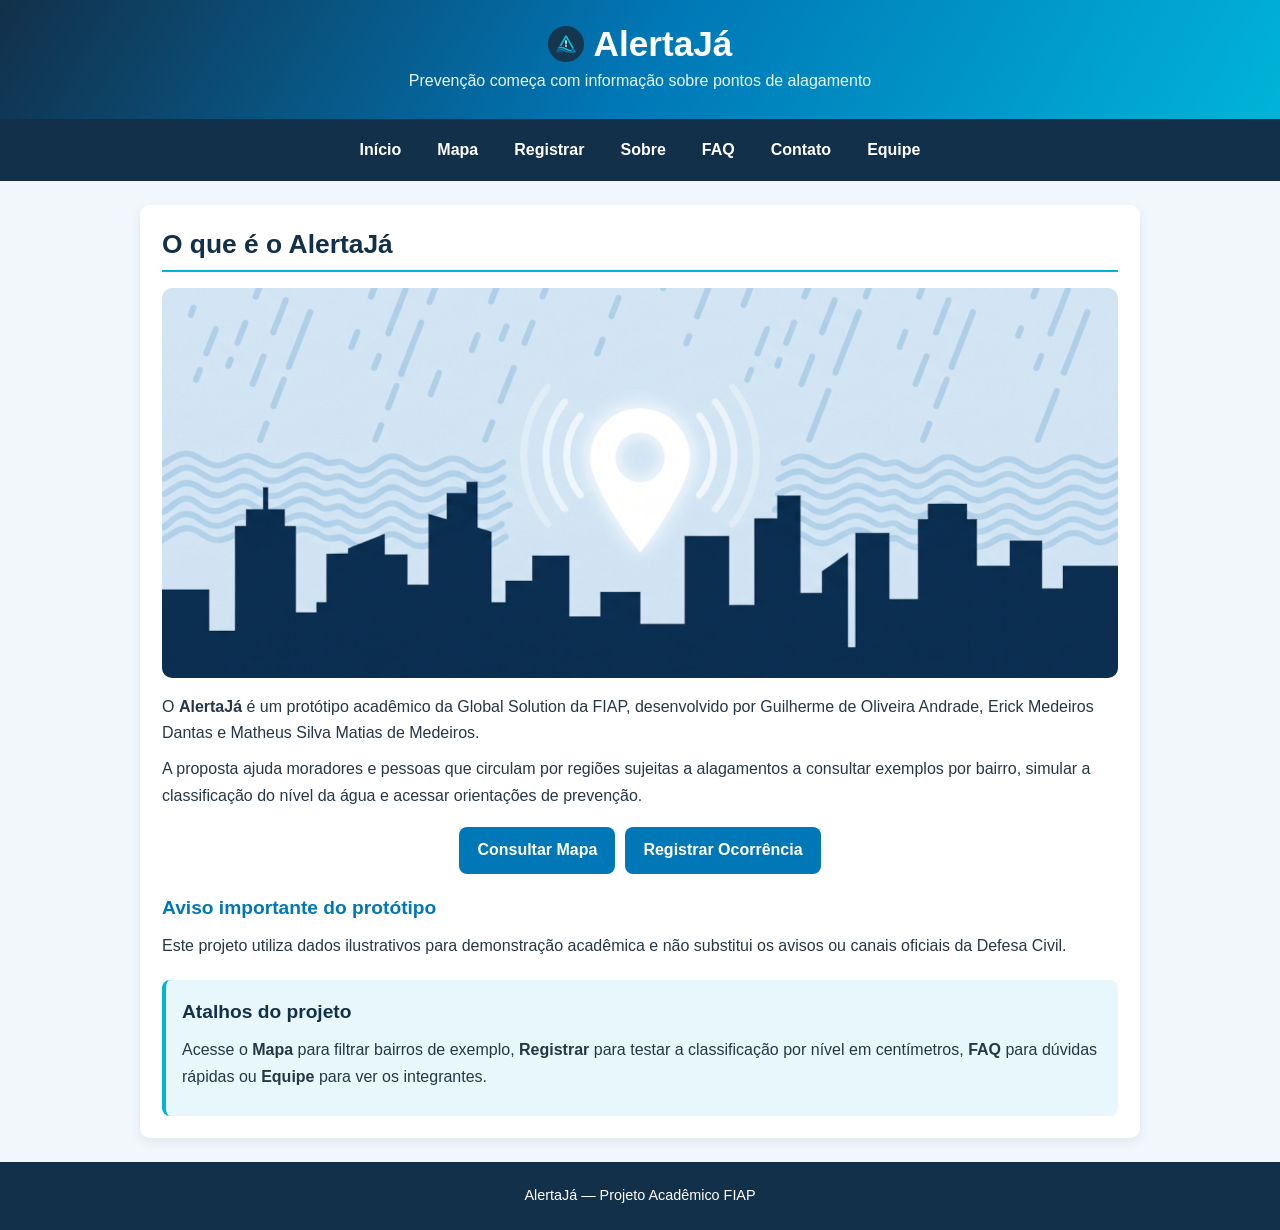
<file: index.html>
<!DOCTYPE html>
<html lang="pt-br">
<head>
    <meta charset="UTF-8">
    <meta name="viewport" content="width=device-width, initial-scale=1.0">
    <title>AlertaJá - Início</title>
    <link rel="shortcut icon" href="images/icone-alertaja.jpg" type="image/x-icon">
    <link rel="stylesheet" href="css/style.css">
</head>
<body class="pagina-inicio">
    <header>
        <div class="titulo-header">
            <img src="images/icone-alertaja.jpg" alt="Ícone AlertaJá" class="logo-header">
            <h1>AlertaJá</h1>
        </div>
        <p>Prevenção começa com informação sobre pontos de alagamento</p>
        <button type="button" id="btn-menu" aria-expanded="false">☰ Menu</button>
    </header>

    <nav id="menu-principal">
        <a href="index.html">Início</a>
        <a href="pages/mapa.html">Mapa</a>
        <a href="pages/ocorrencias.html">Registrar</a>
        <a href="pages/sobre.html">Sobre</a>
        <a href="pages/faq.html">FAQ</a>
        <a href="pages/contato.html">Contato</a>
        <a href="pages/integrantes.html">Equipe</a>
    </nav>

    <main>
        <article>
            <h2>O que é o AlertaJá</h2>
            <img src="images/banner-alertaja1.jpg" alt="Identidade visual do AlertaJá" class="img-banner">

            <p>O <strong>AlertaJá</strong> é um protótipo acadêmico da Global Solution da FIAP, desenvolvido por Guilherme de Oliveira Andrade, Erick Medeiros Dantas e Matheus Silva Matias de Medeiros.</p>

            <p>A proposta ajuda moradores e pessoas que circulam por regiões sujeitas a alagamentos a consultar exemplos por bairro, simular a classificação do nível da água e acessar orientações de prevenção.</p>

            <p class="centro">
                <a href="pages/mapa.html" class="botao">Consultar Mapa</a>
                <a href="pages/ocorrencias.html" class="botao">Registrar Ocorrência</a>
            </p>

            <h3>Aviso importante do protótipo</h3>
            <p>Este projeto utiliza dados ilustrativos para demonstração acadêmica e não substitui os avisos ou canais oficiais da Defesa Civil.</p>
        </article>

        <aside>
            <h3>Atalhos do projeto</h3>
            <p>Acesse o <strong>Mapa</strong> para filtrar bairros de exemplo, <strong>Registrar</strong> para testar a classificação por nível em centímetros, <strong>FAQ</strong> para dúvidas rápidas ou <strong>Equipe</strong> para ver os integrantes.</p>
        </aside>
    </main>

    <footer>
        <p>AlertaJá — Projeto Acadêmico FIAP</p>
    </footer>

    <script src="js/menu.js"></script>
</body>
</html>
</file>
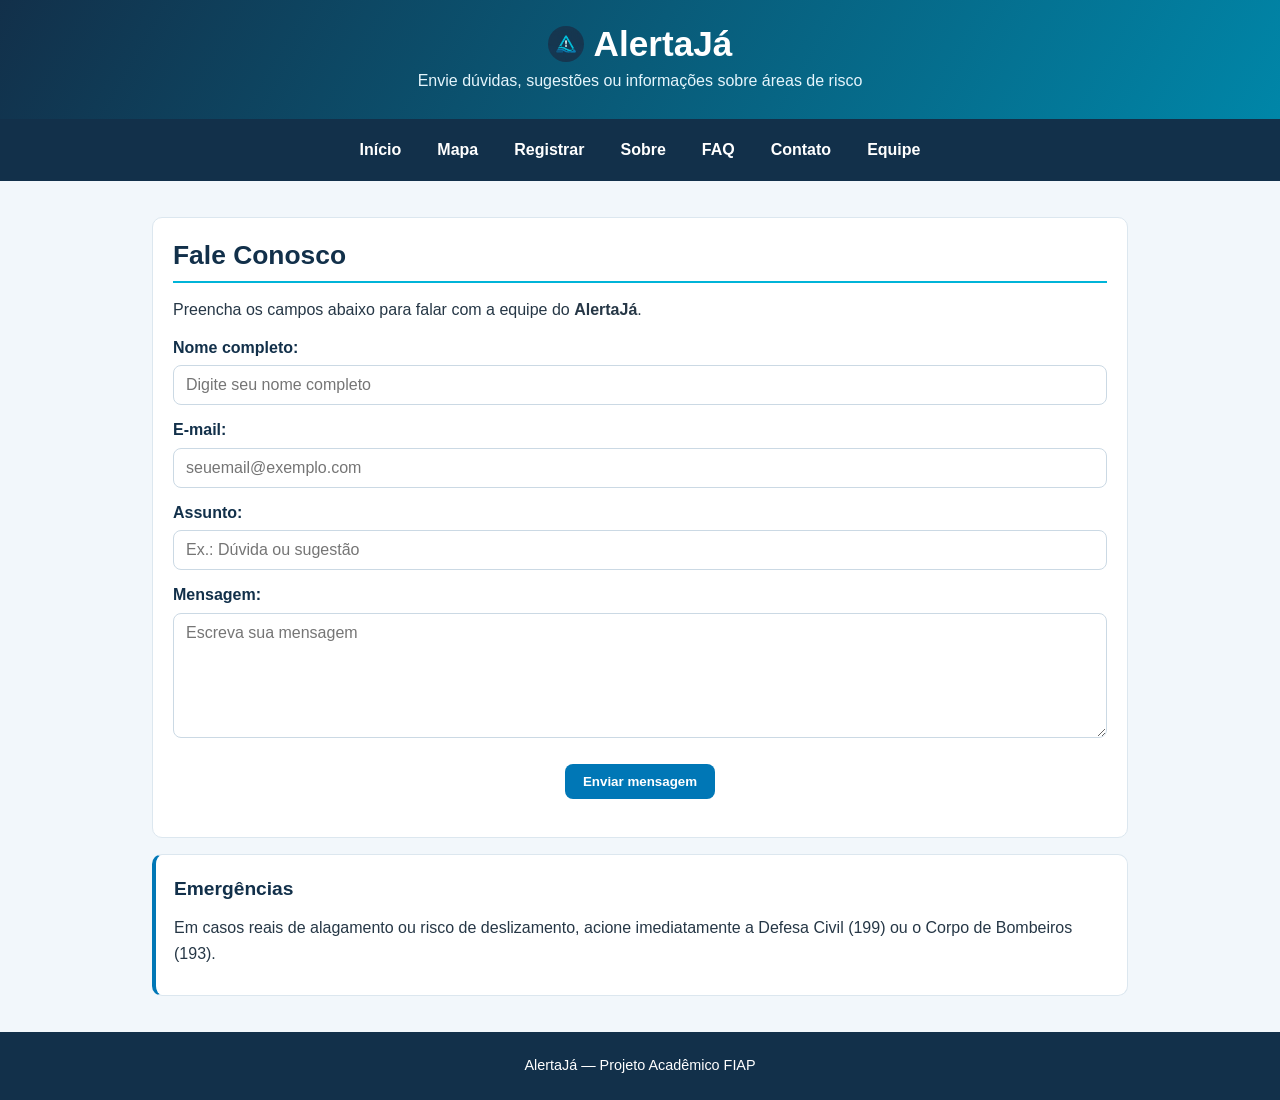
<file: pages/contato.html>
<!DOCTYPE html>
<html lang="pt-br">
<head>
    <meta charset="UTF-8">
    <meta name="viewport" content="width=device-width, initial-scale=1.0">
    <title>AlertaJá - Contato</title>
    <link rel="shortcut icon" href="../images/icone-alertaja.jpg" type="image/x-icon">
    <link rel="stylesheet" href="../css/style.css">
</head>
<body class="pagina-contato">
    <header>
        <div class="titulo-header">
            <img src="../images/icone-alertaja.jpg" alt="Ícone AlertaJá" class="logo-header">
            <h1>AlertaJá</h1>
        </div>
        <p>Envie dúvidas, sugestões ou informações sobre áreas de risco</p>
        <button type="button" id="btn-menu" aria-expanded="false">☰ Menu</button>
    </header>

    <nav id="menu-principal">
        <a href="../index.html">Início</a>
        <a href="mapa.html">Mapa</a>
        <a href="ocorrencias.html">Registrar</a>
        <a href="sobre.html">Sobre</a>
        <a href="faq.html">FAQ</a>
        <a href="contato.html">Contato</a>
        <a href="integrantes.html">Equipe</a>
    </nav>

    <main>
        <article>
            <h2>Fale Conosco</h2>
            <p>Preencha os campos abaixo para falar com a equipe do <strong>AlertaJá</strong>.</p>

            <form id="form-contato">
                <label for="nome-contato">Nome completo:</label>
                <input type="text" id="nome-contato" name="nome" placeholder="Digite seu nome completo" required>

                <label for="email-contato">E-mail:</label>
                <input type="email" id="email-contato" name="email" placeholder="seuemail@exemplo.com" required>

                <label for="assunto-contato">Assunto:</label>
                <input type="text" id="assunto-contato" name="assunto" placeholder="Ex.: Dúvida ou sugestão" required>

                <label for="mensagem-contato">Mensagem:</label>
                <textarea id="mensagem-contato" name="mensagem" rows="5" placeholder="Escreva sua mensagem" required></textarea>

                <p class="centro">
                    <button type="submit" class="botao">Enviar mensagem</button>
                </p>
            </form>
        </article>

        <aside>
            <h3>Emergências</h3>
            <p>Em casos reais de alagamento ou risco de deslizamento, acione imediatamente a Defesa Civil (199) ou o Corpo de Bombeiros (193).</p>
        </aside>
    </main>

    <footer>
        <p>AlertaJá — Projeto Acadêmico FIAP</p>
    </footer>

    <script src="../js/menu.js"></script>
    <script src="../js/validacao.js"></script>
</body>
</html>
</file>
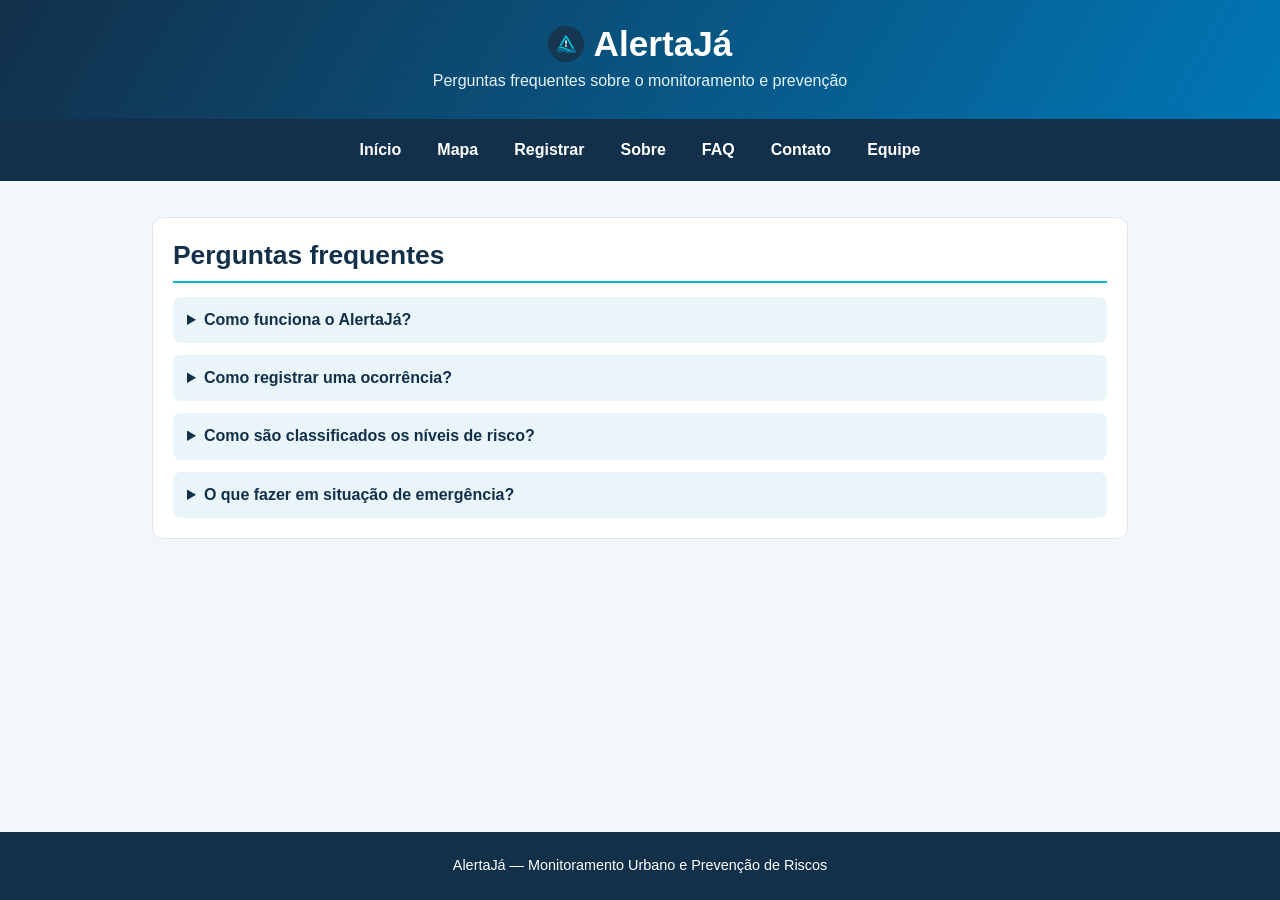
<file: pages/faq.html>
<!DOCTYPE html>
<html lang="pt-br">
<head>
    <meta charset="UTF-8">
    <meta name="viewport" content="width=device-width, initial-scale=1.0">
    <title>AlertaJá - FAQ</title>
    <link rel="shortcut icon" href="../images/icone-alertaja.jpg" type="image/x-icon">
    <link rel="stylesheet" href="../css/style.css">
</head>
<body class="pagina-faq">
    <header>
        <div class="titulo-header">
            <img src="../images/icone-alertaja.jpg" alt="Ícone AlertaJá" class="logo-header">
            <h1>AlertaJá</h1>
        </div>
        <p>Perguntas frequentes sobre o monitoramento e prevenção</p>
        <button type="button" id="btn-menu" aria-expanded="false">☰ Menu</button>
    </header>

    <nav id="menu-principal">
        <a href="../index.html">Início</a>
        <a href="mapa.html">Mapa</a>
        <a href="ocorrencias.html">Registrar</a>
        <a href="sobre.html">Sobre</a>
        <a href="faq.html">FAQ</a>
        <a href="contato.html">Contato</a>
        <a href="integrantes.html">Equipe</a>
    </nav>

    <main>
        <article>
            <h2>Perguntas frequentes</h2>

            <details class="faq-item">
                <summary>Como funciona o AlertaJá?</summary>
                <p>O sistema reúne informações de áreas com risco de enchentes e deslizamentos para facilitar a consulta e o registro de ocorrências.</p>
            </details>

            <details class="faq-item">
                <summary>Como registrar uma ocorrência?</summary>
                <p>Acesse a página de Registrar, informe o tipo de problema, o bairro ou região e os detalhes do local, depois clique em Registrar.</p>
            </details>

            <details class="faq-item">
                <summary>Como são classificados os níveis de risco?</summary>
                <p>As áreas são divididas por nível de atenção conforme a vulnerabilidade local e os registros de chuva ou movimentação de encosta.</p>
            </details>

            <details class="faq-item">
                <summary>O que fazer em situação de emergência?</summary>
                <p>Procure um local seguro longe de encostas e áreas alagadas e acione a Defesa Civil ou os serviços de emergência.</p>
            </details>
        </article>
    </main>

    <footer>
        <p>AlertaJá — Monitoramento Urbano e Prevenção de Riscos</p>
    </footer>

    <script src="../js/menu.js"></script>
</body>
</html>
</file>
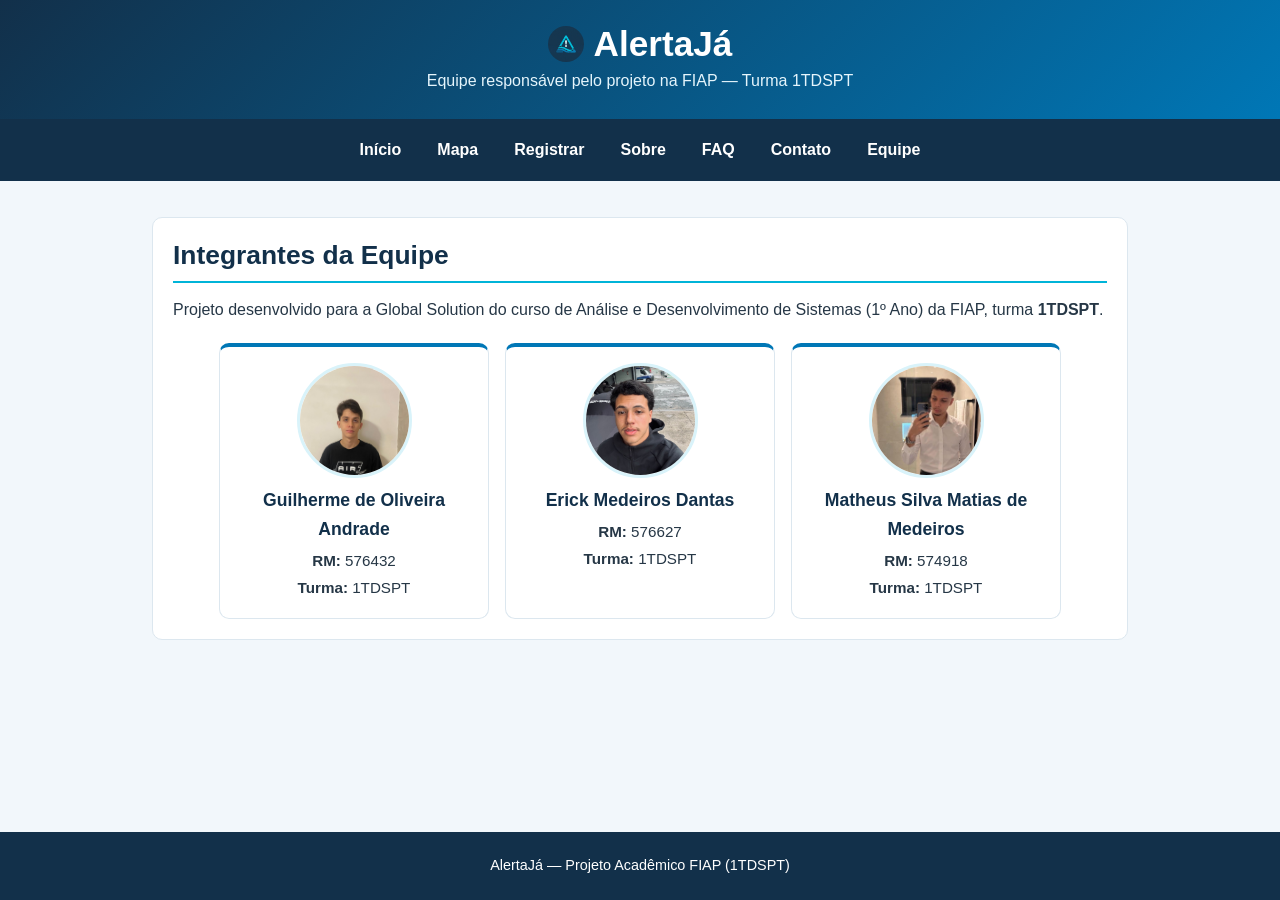
<file: pages/integrantes.html>
<!DOCTYPE html>
<html lang="pt-br">
<head>
    <meta charset="UTF-8">
    <meta name="viewport" content="width=device-width, initial-scale=1.0">
    <title>AlertaJá - Equipe</title>
    <link rel="shortcut icon" href="../images/icone-alertaja.jpg" type="image/x-icon">
    <link rel="stylesheet" href="../css/style.css">
</head>
<body class="pagina-equipe">
    <header>
        <div class="titulo-header">
            <img src="../images/icone-alertaja.jpg" alt="Ícone AlertaJá" class="logo-header">
            <h1>AlertaJá</h1>
        </div>
        <p>Equipe responsável pelo projeto na FIAP — Turma 1TDSPT</p>
        <button type="button" id="btn-menu" aria-expanded="false">☰ Menu</button>
    </header>

    <nav id="menu-principal">
        <a href="../index.html">Início</a>
        <a href="mapa.html">Mapa</a>
        <a href="ocorrencias.html">Registrar</a>
        <a href="sobre.html">Sobre</a>
        <a href="faq.html">FAQ</a>
        <a href="contato.html">Contato</a>
        <a href="integrantes.html">Equipe</a>
    </nav>

    <main>
        <article>
            <h2>Integrantes da Equipe</h2>
            <p>Projeto desenvolvido para a Global Solution do curso de Análise e Desenvolvimento de Sistemas (1º Ano) da FIAP, turma <strong>1TDSPT</strong>.</p>

            <div class="integrantes-grid">
                <section class="integrante">
                    <img src="../images/guilherme.jpeg" alt="Foto de Guilherme de Oliveira Andrade" class="foto-integrante">
                    <div class="dados-integrante">
                        <h3>Guilherme de Oliveira Andrade</h3>
                        <p><strong>RM:</strong> 576432</p>
                        <p><strong>Turma:</strong> 1TDSPT</p>
                    </div>
                </section>

                <section class="integrante">
                    <img src="../images/erick.jpeg" alt="Foto de Erick Medeiros Dantas" class="foto-integrante">
                    <div class="dados-integrante">
                        <h3>Erick Medeiros Dantas</h3>
                        <p><strong>RM:</strong> 576627</p>
                        <p><strong>Turma:</strong> 1TDSPT</p>
                    </div>
                </section>

                <section class="integrante">
                    <img src="../images/matheus.jpeg" alt="Foto de Matheus Silva Matias de Medeiros" class="foto-integrante">
                    <div class="dados-integrante">
                        <h3>Matheus Silva Matias de Medeiros</h3>
                        <p><strong>RM:</strong> 574918</p>
                        <p><strong>Turma:</strong> 1TDSPT</p>
                    </div>
                </section>
            </div>
        </article>
    </main>

    <footer>
        <p>AlertaJá — Projeto Acadêmico FIAP (1TDSPT)</p>
    </footer>

    <script src="../js/menu.js"></script>
</body>
</html>
</file>
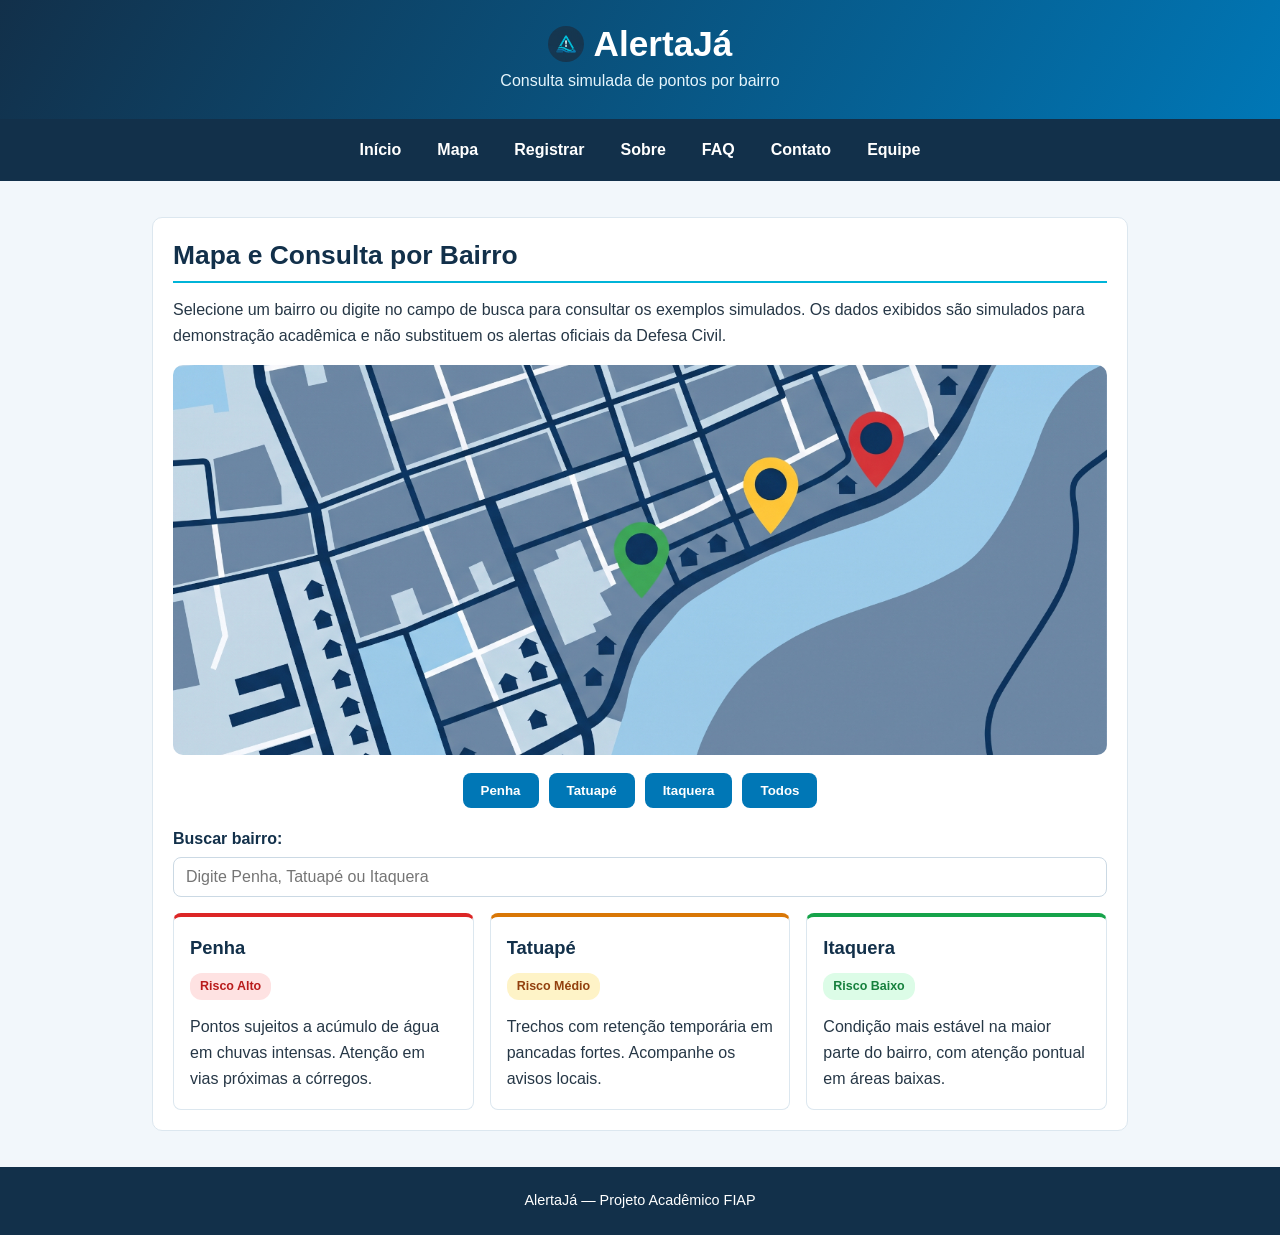
<file: pages/mapa.html>
<!DOCTYPE html>
<html lang="pt-br">
<head>
    <meta charset="UTF-8">
    <meta name="viewport" content="width=device-width, initial-scale=1.0">
    <title>AlertaJá - Mapa</title>
    <link rel="shortcut icon" href="../images/icone-alertaja.jpg" type="image/x-icon">
    <link rel="stylesheet" href="../css/style.css">
</head>
<body class="pagina-mapa">
    <header>
        <div class="titulo-header">
            <img src="../images/icone-alertaja.jpg" alt="Ícone AlertaJá" class="logo-header">
            <h1>AlertaJá</h1>
        </div>
        <p>Consulta simulada de pontos por bairro</p>
        <button type="button" id="btn-menu" aria-expanded="false">☰ Menu</button>
    </header>

    <nav id="menu-principal">
        <a href="../index.html">Início</a>
        <a href="mapa.html">Mapa</a>
        <a href="ocorrencias.html">Registrar</a>
        <a href="sobre.html">Sobre</a>
        <a href="faq.html">FAQ</a>
        <a href="contato.html">Contato</a>
        <a href="integrantes.html">Equipe</a>
    </nav>

    <main>
        <article>
            <h2>Mapa e Consulta por Bairro</h2>
            <p>Selecione um bairro ou digite no campo de busca para consultar os exemplos simulados. Os dados exibidos são simulados para demonstração acadêmica e não substituem os alertas oficiais da Defesa Civil.</p>

            <img src="../images/mapa-bairros1.jpg" alt="Mapa simulado com pontos de alagamento" class="img-banner">

            <p class="centro">
                <button type="button" class="botao btn-bairro" data-bairro="Penha">Penha</button>
                <button type="button" class="botao btn-bairro" data-bairro="Tatuapé">Tatuapé</button>
                <button type="button" class="botao btn-bairro" data-bairro="Itaquera">Itaquera</button>
                <button type="button" class="botao btn-bairro" data-bairro="Todos">Todos</button>
            </p>

            <label for="filtro-bairro">Buscar bairro:</label>
            <input type="text" id="filtro-bairro" placeholder="Digite Penha, Tatuapé ou Itaquera">

            <div id="lista-bairros"></div>
        </article>
    </main>

    <footer>
        <p>AlertaJá — Projeto Acadêmico FIAP</p>
    </footer>

    <script src="../js/menu.js"></script>
    <script src="../js/solucao.js"></script>
</body>
</html>
</file>
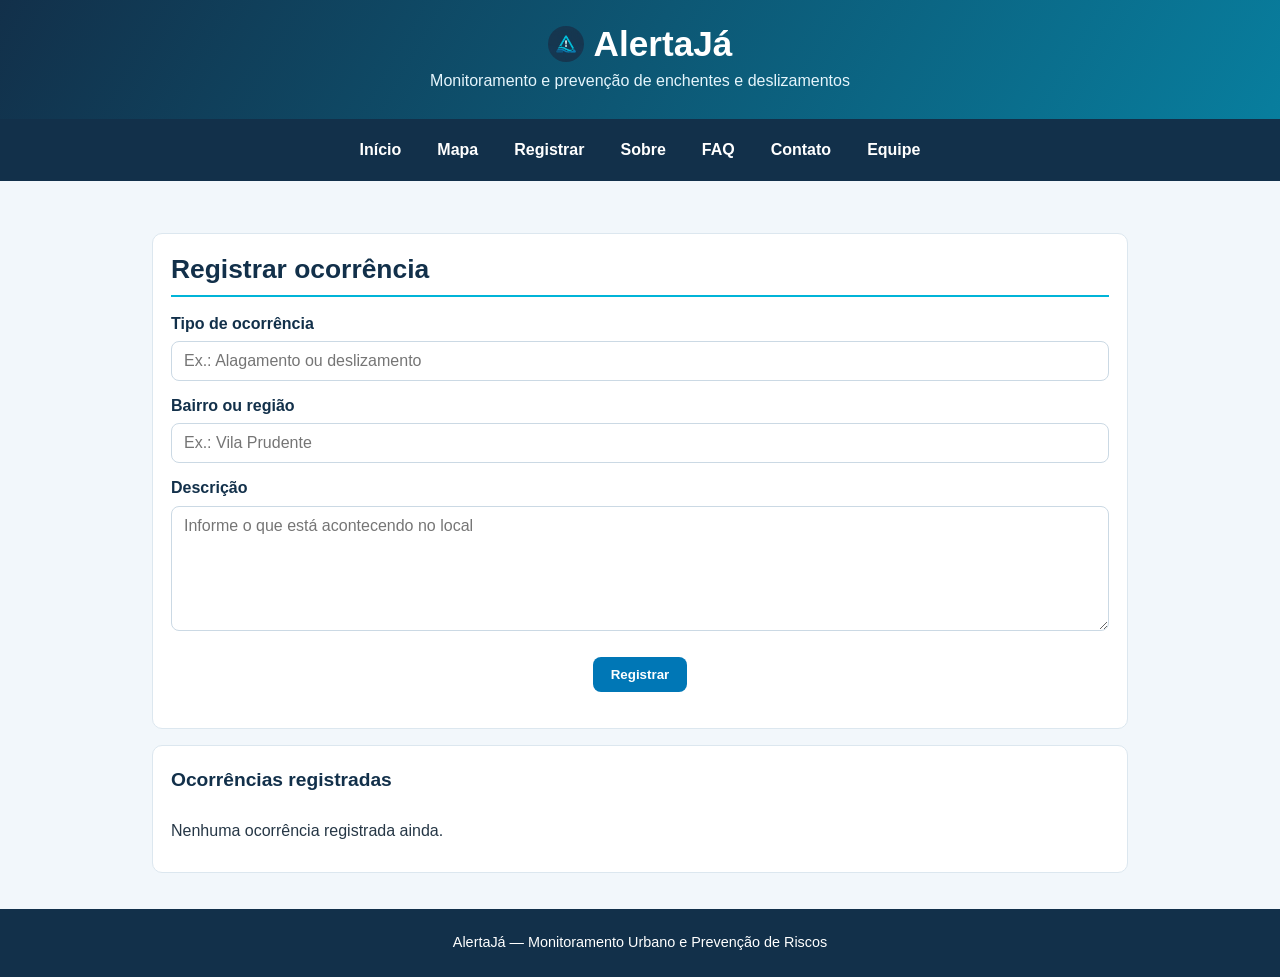
<file: pages/ocorrencias.html>
<!DOCTYPE html>
<html lang="pt-br">
<head>
    <meta charset="UTF-8">
    <meta name="viewport" content="width=device-width, initial-scale=1.0">
    <title>AlertaJá - Ocorrências</title>
    <link rel="shortcut icon" href="../images/icone-alertaja.jpg" type="image/x-icon">
    <link rel="stylesheet" href="../css/style.css">
</head>
<body class="pagina-ocorrencias">
    <header>
        <div class="titulo-header">
            <img src="../images/icone-alertaja.jpg" alt="Ícone AlertaJá" class="logo-header">
            <h1>AlertaJá</h1>
        </div>
        <p>Monitoramento e prevenção de enchentes e deslizamentos</p>
        <button type="button" id="btn-menu" aria-expanded="false">☰ Menu</button>
    </header>

    <nav id="menu-principal">
        <a href="../index.html">Início</a>
        <a href="mapa.html">Mapa</a>
        <a href="ocorrencias.html">Registrar</a>
        <a href="sobre.html">Sobre</a>
        <a href="faq.html">FAQ</a>
        <a href="contato.html">Contato</a>
        <a href="integrantes.html">Equipe</a>
    </nav>

    <main>
        <article>
            <h2>Registrar ocorrência</h2>
            <form id="form-ocorrencia">
                <label for="tipo">Tipo de ocorrência</label>
                <input type="text" id="tipo" name="tipo" placeholder="Ex.: Alagamento ou deslizamento" required>

                <label for="bairro">Bairro ou região</label>
                <input type="text" id="bairro" name="bairro" placeholder="Ex.: Vila Prudente" required>

                <label for="descricao">Descrição</label>
                <textarea id="descricao" name="descricao" placeholder="Informe o que está acontecendo no local" required></textarea>

                <p class="centro">
                    <button type="submit" class="botao">Registrar</button>
                </p>
            </form>
        </article>

        <aside>
            <h3>Ocorrências registradas</h3>
            <div id="lista-ocorrencias">
                <p id="sem-ocorrencias">Nenhuma ocorrência registrada ainda.</p>
            </div>
        </aside>
    </main>

    <footer>
        <p>AlertaJá — Monitoramento Urbano e Prevenção de Riscos</p>
    </footer>

    <script src="../js/menu.js"></script>
    <script src="../js/validacao.js"></script>
</body>
</html>
</file>
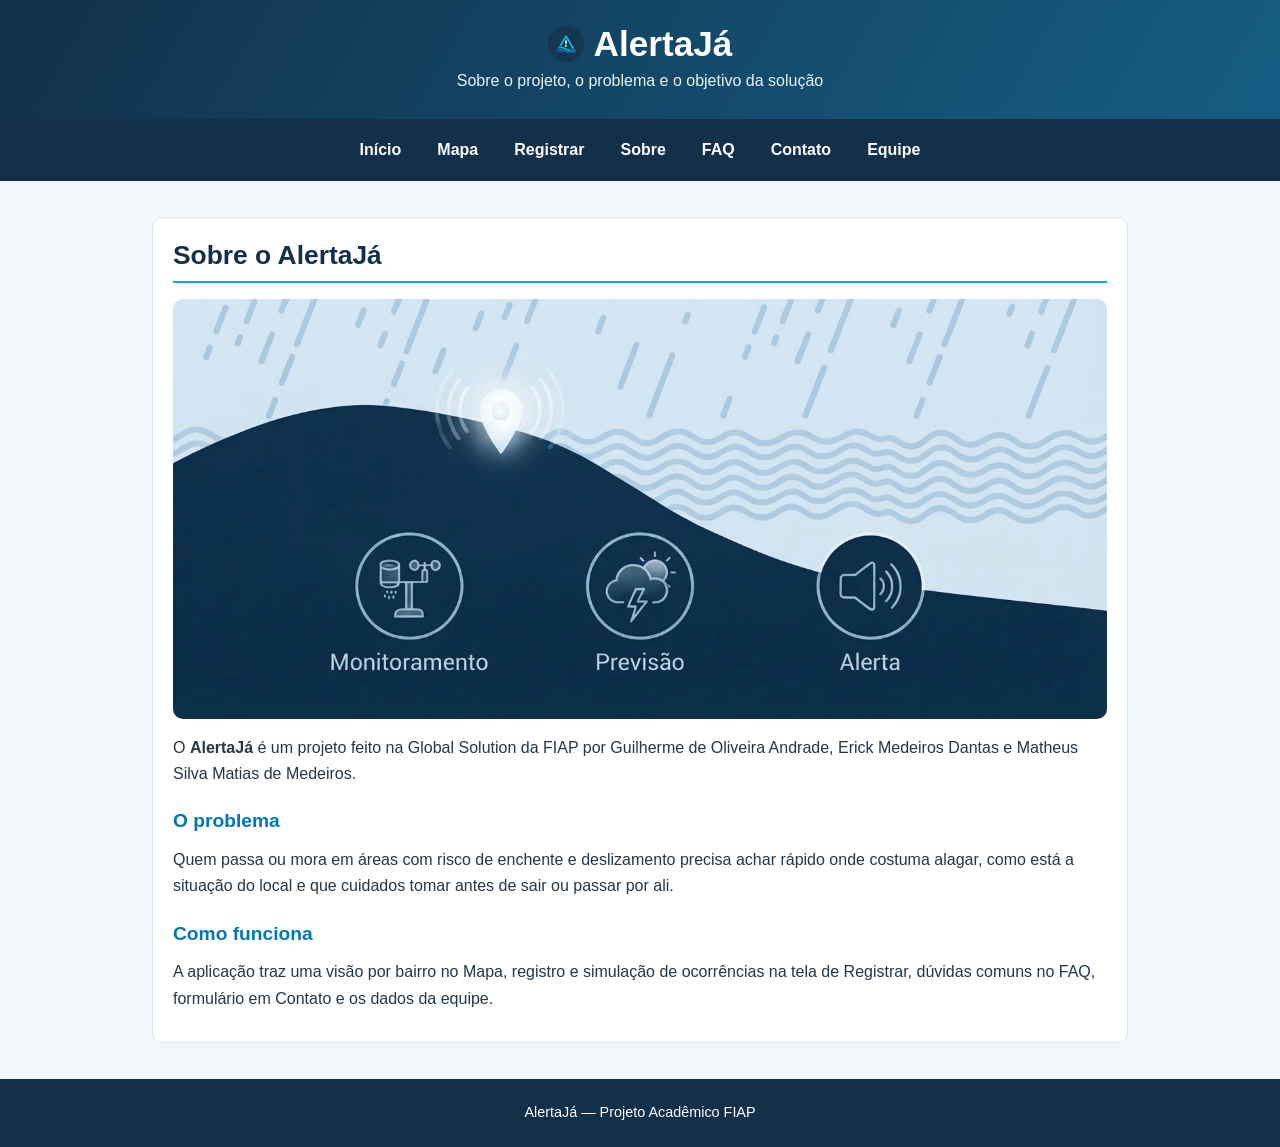
<file: pages/sobre.html>
<!DOCTYPE html>
<html lang="pt-br">
<head>
    <meta charset="UTF-8">
    <meta name="viewport" content="width=device-width, initial-scale=1.0">
    <title>AlertaJá - Sobre</title>
    <link rel="shortcut icon" href="../images/icone-alertaja.jpg" type="image/x-icon">
    <link rel="stylesheet" href="../css/style.css">
</head>
<body class="pagina-sobre">
    <header>
        <div class="titulo-header">
            <img src="../images/icone-alertaja.jpg" alt="Ícone AlertaJá" class="logo-header">
            <h1>AlertaJá</h1>
        </div>
        <p>Sobre o projeto, o problema e o objetivo da solução</p>
        <button type="button" id="btn-menu" aria-expanded="false">☰ Menu</button>
    </header>

    <nav id="menu-principal">
        <a href="../index.html">Início</a>
        <a href="mapa.html">Mapa</a>
        <a href="ocorrencias.html">Registrar</a>
        <a href="sobre.html">Sobre</a>
        <a href="faq.html">FAQ</a>
        <a href="contato.html">Contato</a>
        <a href="integrantes.html">Equipe</a>
    </nav>

    <main>
        <article>
            <h2>Sobre o AlertaJá</h2>
            <img src="../images/sobre-alertaja.webp" alt="Identidade visual do AlertaJá" class="img-banner">

            <p>O <strong>AlertaJá</strong> é um projeto feito na Global Solution da FIAP por Guilherme de Oliveira Andrade, Erick Medeiros Dantas e Matheus Silva Matias de Medeiros.</p>

            <h3>O problema</h3>
            <p>Quem passa ou mora em áreas com risco de enchente e deslizamento precisa achar rápido onde costuma alagar, como está a situação do local e que cuidados tomar antes de sair ou passar por ali.</p>

            <h3>Como funciona</h3>
            <p>A aplicação traz uma visão por bairro no Mapa, registro e simulação de ocorrências na tela de Registrar, dúvidas comuns no FAQ, formulário em Contato e os dados da equipe.</p>
        </article>
    </main>

    <footer>
        <p>AlertaJá — Projeto Acadêmico FIAP</p>
    </footer>

    <script src="../js/menu.js"></script>
</body>
</html>
</file>
<file: css/style.css>
@charset "UTF-8";

* {
    margin: 0;
    padding: 0;
    box-sizing: border-box;
}

:root {
    --cor-principal: #0077b6;
    --cor-secundaria: #00b4d8;
    --cor-escura: #12304a;
    --cor-clara: #f2f7fb;
    --cor-texto: #263746;
    --cor-branca: #ffffff;
    --cor-borda: #dce7ef;
}

body {
    display: flex;
    flex-direction: column;
    min-height: 100vh;
    font-family: Arial, Helvetica, sans-serif;
    color: var(--cor-texto);
    background-color: var(--cor-clara);
    line-height: 1.65;
}

img {
    max-width: 100%;
    height: auto;
}

a:focus-visible,
button:focus-visible {
    outline: 2px solid var(--cor-secundaria);
    outline-offset: 2px;
}

header {
    background: linear-gradient(135deg, var(--cor-escura), var(--cor-principal));
    color: var(--cor-branca);
    text-align: center;
    padding: 24px 16px;
}

.titulo-header {
    display: flex;
    align-items: center;
    justify-content: center;
    gap: 10px;
    margin-bottom: 4px;
}

.logo-header {
    width: 36px;
    height: 36px;
    border-radius: 50%;
    object-fit: cover;
}

header h1 {
    font-size: 2.2em;
    line-height: 1.15;
    margin: 0;
}

header p {
    color: #e5f5fc;
    font-size: 1em;
    margin: 0;
}

body.pagina-inicio > header {
    background: linear-gradient(120deg, var(--cor-escura), var(--cor-principal), var(--cor-secundaria));
}

body.pagina-mapa > header,
body.pagina-faq > header {
    background: linear-gradient(120deg, var(--cor-escura), var(--cor-principal));
}

body.pagina-ocorrencias > header {
    background: linear-gradient(120deg, var(--cor-escura), #087e9e);
}

body.pagina-sobre > header {
    background: linear-gradient(120deg, var(--cor-escura), #155e83);
}

body.pagina-contato > header {
    background: linear-gradient(120deg, var(--cor-escura), #0086a8);
}

body.pagina-equipe > header {
    background: linear-gradient(135deg, var(--cor-escura), var(--cor-principal));
}

#btn-menu {
    display: none;
    margin: 12px auto 0;
    padding: 8px 16px;
    background-color: var(--cor-secundaria);
    color: var(--cor-escura);
    border: none;
    border-radius: 6px;
    font-weight: bold;
    font-size: 1em;
    cursor: pointer;
}

#btn-menu:hover {
    background-color: var(--cor-branca);
}

nav {
    display: flex;
    justify-content: center;
    align-items: center;
    flex-wrap: wrap;
    gap: 8px;
    background-color: var(--cor-escura);
    padding: 10px 14px;
}

nav > a {
    color: var(--cor-branca);
    text-decoration: none;
    font-weight: bold;
    padding: 8px 14px;
    border-radius: 6px;
}

nav > a:hover {
    color: var(--cor-escura);
    background-color: var(--cor-secundaria);
}

main {
    flex: 1;
    width: 100%;
    max-width: 1000px;
    margin: 24px auto;
    padding: 22px;
    background-color: var(--cor-branca);
    border-radius: 10px;
    box-shadow: 0 4px 12px rgba(18, 48, 74, 0.08);
}

main h2 {
    color: var(--cor-escura);
    font-size: 1.65em;
    line-height: 1.3;
    margin-bottom: 14px;
    padding-bottom: 8px;
    border-bottom: 2px solid var(--cor-secundaria);
}

main h3 {
    color: var(--cor-principal);
    font-size: 1.2em;
    margin-top: 18px;
    margin-bottom: 6px;
}

main p {
    margin: 10px 0;
}

p.centro {
    display: flex;
    justify-content: center;
    flex-wrap: wrap;
    gap: 10px;
    margin: 18px 0;
}

.img-banner {
    width: 100%;
    max-height: 390px;
    object-fit: cover;
    display: block;
    margin: 16px 0;
    border-radius: 10px;
}

body.pagina-sobre .img-banner {
    max-height: 420px;
    object-position: center bottom;
}

.botao {
    display: inline-block;
    background-color: var(--cor-principal);
    color: var(--cor-branca);
    padding: 10px 18px;
    text-decoration: none;
    border-radius: 8px;
    font-weight: bold;
    border: none;
    cursor: pointer;
}

.botao:hover {
    background-color: var(--cor-escura);
    color: var(--cor-branca);
}

aside {
    margin-top: 20px;
    padding: 16px;
    background-color: #e8f7fc;
    border-left: 4px solid var(--cor-secundaria);
    border-radius: 8px;
}

aside > h3 {
    margin-top: 0;
    color: var(--cor-escura);
}

.aviso {
    font-weight: bold;
    color: var(--cor-escura);
    background-color: #e8f7fc;
    border-left: 4px solid var(--cor-principal);
    padding: 10px 14px;
    border-radius: 6px;
    margin-top: 14px;
}

label {
    display: block;
    margin: 12px 0 4px;
    font-weight: bold;
    color: var(--cor-escura);
}

input,
textarea,
select {
    width: 100%;
    padding: 10px 12px;
    border: 1px solid #cbd9e4;
    border-radius: 8px;
    font-family: Arial, Helvetica, sans-serif;
    font-size: 1em;
    color: var(--cor-texto);
    background-color: var(--cor-branca);
}

textarea {
    min-height: 125px;
    resize: vertical;
}

input:focus,
textarea:focus,
select:focus {
    border-color: var(--cor-principal);
    outline: none;
}

body.pagina-mapa main,
body.pagina-ocorrencias main,
body.pagina-sobre main,
body.pagina-faq main,
body.pagina-contato main,
body.pagina-equipe main {
    background-color: transparent;
    box-shadow: none;
    padding: 12px;
}

body.pagina-mapa main > article,
body.pagina-sobre main > article,
body.pagina-faq main > article,
body.pagina-contato main > article,
body.pagina-equipe main > article {
    background-color: var(--cor-branca);
    border: 1px solid var(--cor-borda);
    border-radius: 10px;
    padding: 20px;
}

#lista-bairros {
    display: grid;
    grid-template-columns: repeat(3, 1fr);
    gap: 16px;
    margin-top: 16px;
}

.item-lista,
.cartao {
    background-color: var(--cor-branca);
    color: var(--cor-texto);
    border: 1px solid var(--cor-borda);
    border-top: 4px solid var(--cor-secundaria);
    border-radius: 8px;
    padding: 16px;
}

.item-lista h3,
.cartao h3 {
    color: var(--cor-escura);
    font-size: 1.15em;
    margin-top: 0;
    margin-bottom: 6px;
}

.item-lista p,
.cartao p {
    margin: 6px 0 0;
    color: var(--cor-texto);
}

.risco-alto {
    background-color: var(--cor-branca);
    color: var(--cor-texto);
    border-color: var(--cor-borda);
    border-top: 4px solid #dc2626;
}

.risco-medio {
    background-color: var(--cor-branca);
    color: var(--cor-texto);
    border-color: var(--cor-borda);
    border-top: 4px solid #d97706;
}

.risco-baixo {
    background-color: var(--cor-branca);
    color: var(--cor-texto);
    border-color: var(--cor-borda);
    border-top: 4px solid #16a34a;
}

.etiqueta-risco {
    display: inline-block;
    padding: 3px 10px;
    border-radius: 12px;
    font-size: 0.78em;
    font-weight: bold;
    margin: 4px 0 8px;
}

.etiqueta-alto {
    background-color: #fee2e2;
    color: #b91c1c;
}

.etiqueta-medio {
    background-color: #fef3c7;
    color: #92400e;
}

.etiqueta-baixo {
    background-color: #dcfce7;
    color: #15803d;
}

body.pagina-ocorrencias main > article,
body.pagina-ocorrencias aside,
body.pagina-contato aside {
    background-color: var(--cor-branca);
    border: 1px solid var(--cor-borda);
    border-radius: 10px;
    padding: 18px;
    margin-top: 16px;
}

body.pagina-contato aside {
    border-left: 4px solid var(--cor-principal);
}

body.pagina-ocorrencias #lista-ocorrencias {
    display: grid;
    gap: 12px;
    margin-top: 12px;
}

body.pagina-ocorrencias .cartao {
    background-color: var(--cor-clara);
    color: var(--cor-texto);
    border: 1px solid var(--cor-borda);
    border-top: 1px solid var(--cor-borda);
    border-left: 4px solid var(--cor-principal);
    border-radius: 8px;
    padding: 12px 14px;
}

body.pagina-ocorrencias .cartao p {
    margin: 4px 0;
    color: var(--cor-texto);
}

body.pagina-faq .faq-item {
    background-color: #eaf5fa;
    border-radius: 8px;
    margin-top: 12px;
    overflow: hidden;
}

body.pagina-faq .faq-item summary {
    cursor: pointer;
    padding: 10px 14px;
    font-weight: bold;
    color: var(--cor-escura);
}

body.pagina-faq .faq-item p {
    background-color: var(--cor-branca);
    margin: 0;
    padding: 10px 14px;
    border-top: 1px solid var(--cor-borda);
}

.integrantes-grid {
    display: flex;
    flex-wrap: wrap;
    justify-content: center;
    gap: 16px;
    margin-top: 20px;
}

.integrante {
    flex: 1 1 220px;
    max-width: 270px;
    display: flex;
    flex-direction: column;
    align-items: center;
    text-align: center;
    gap: 8px;
    background-color: var(--cor-branca);
    border: 1px solid var(--cor-borda);
    border-top: 4px solid var(--cor-principal);
    border-radius: 10px;
    padding: 16px 14px;
}

.foto-integrante {
    width: 115px;
    height: 115px;
    object-fit: cover;
    object-position: center 15%;
    border-radius: 50%;
    border: 3px solid #d9f3fa;
    display: block;
}

.dados-integrante > h3 {
    margin-top: 0;
    margin-bottom: 4px;
    color: var(--cor-escura);
    font-size: 1.1em;
}

.dados-integrante > p {
    margin: 2px 0;
    text-align: center;
    font-size: 0.95em;
}

footer {
    background-color: var(--cor-escura);
    color: var(--cor-branca);
    text-align: center;
    padding: 18px 14px;
    margin-top: auto;
    font-size: 0.9em;
}

footer > p {
    margin: 4px 0;
}

@media screen and (max-width: 768px) {
    header {
        padding: 22px 14px;
    }

    main {
        margin: 16px auto;
        padding: 18px;
    }

    #lista-bairros {
        grid-template-columns: 1fr;
    }

    body.pagina-mapa main,
    body.pagina-ocorrencias main,
    body.pagina-sobre main,
    body.pagina-faq main,
    body.pagina-contato main,
    body.pagina-equipe main {
        padding: 10px;
    }

    body.pagina-mapa main > article,
    body.pagina-sobre main > article,
    body.pagina-faq main > article,
    body.pagina-contato main > article,
    body.pagina-equipe main > article {
        padding: 18px;
    }
}

@media screen and (max-width: 650px) {
    #btn-menu {
        display: block;
    }

    nav {
        display: none;
    }

    nav.aberto {
        display: flex;
        flex-direction: column;
        gap: 6px;
    }

    nav > a {
        width: 100%;
        text-align: center;
    }

    main {
        margin: 12px auto;
        padding: 14px;
    }

    main h2 {
        font-size: 1.45em;
    }

    .img-banner {
        max-height: 240px;
    }

    body.pagina-sobre .img-banner {
        max-height: 280px;
        object-position: center bottom;
    }

    .integrante {
        max-width: 100%;
        flex-basis: 100%;
    }

    .botao {
        text-align: center;
    }
}
</file>
